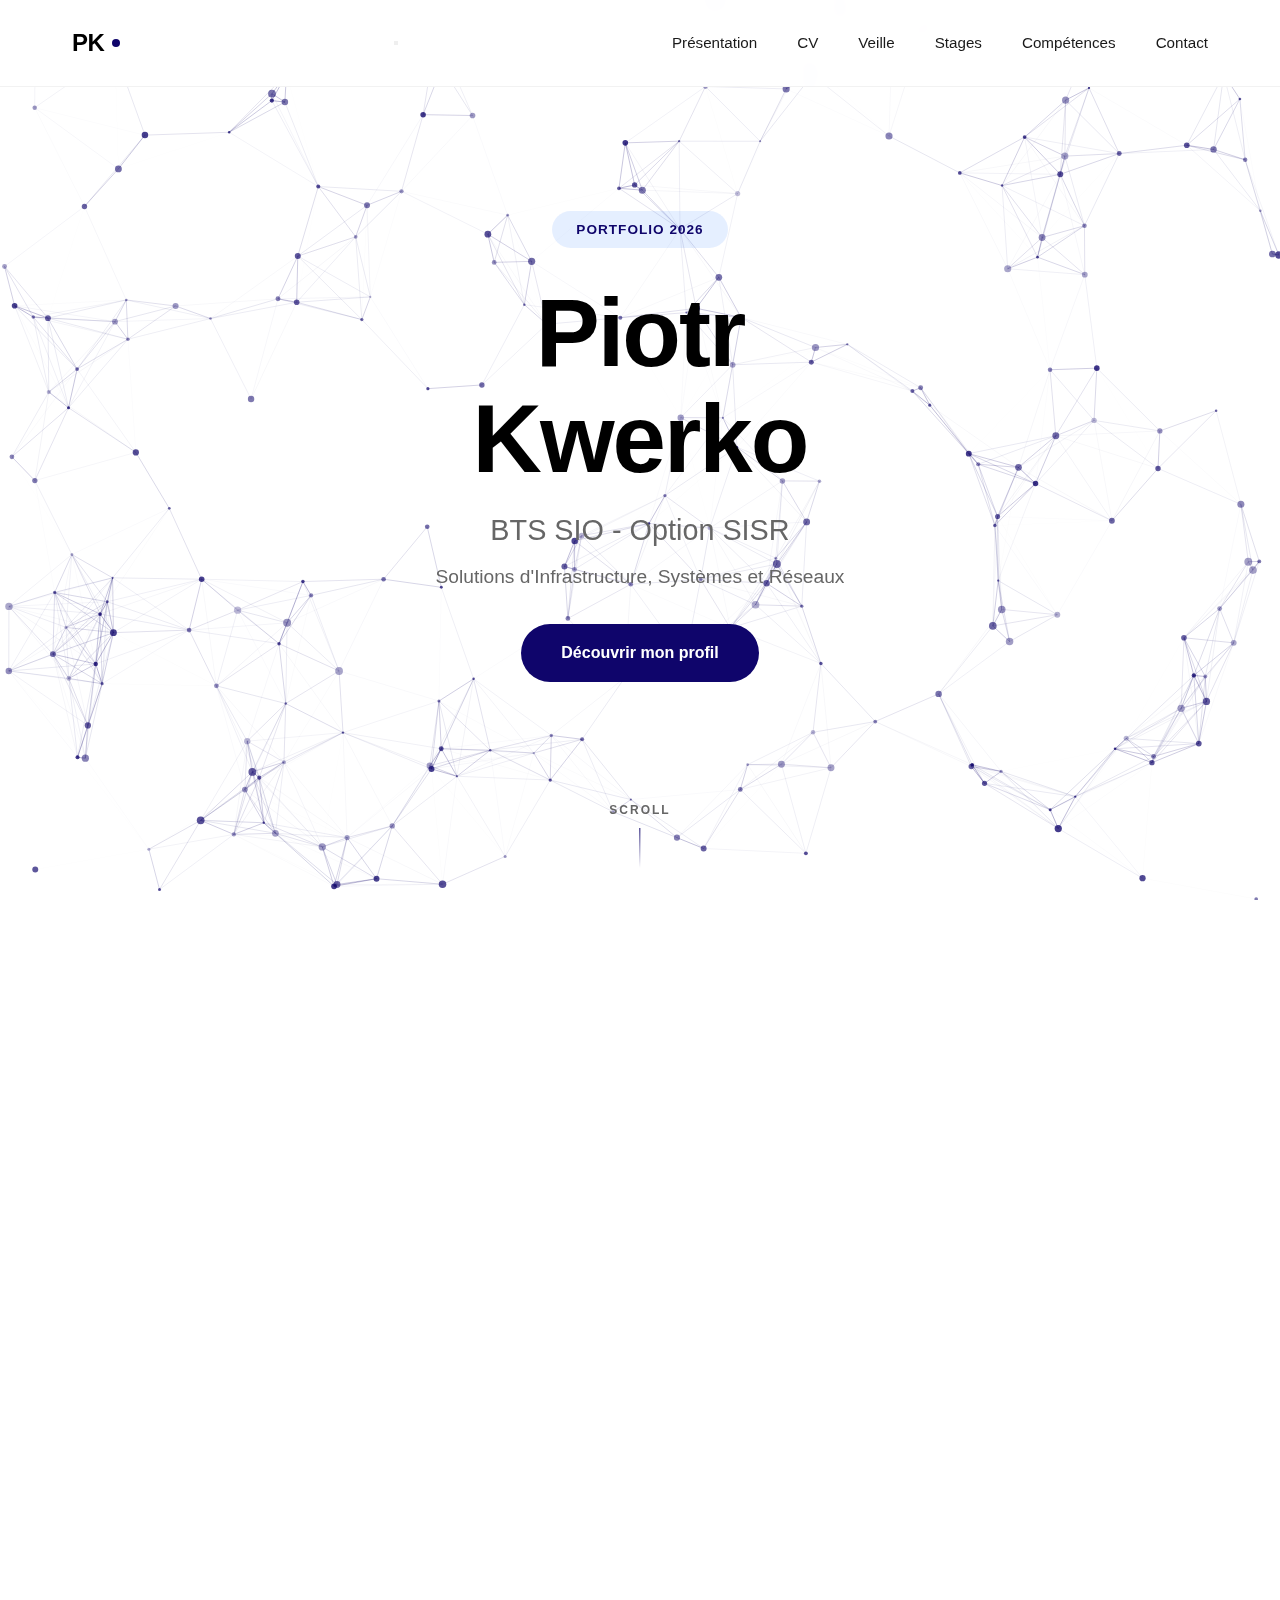
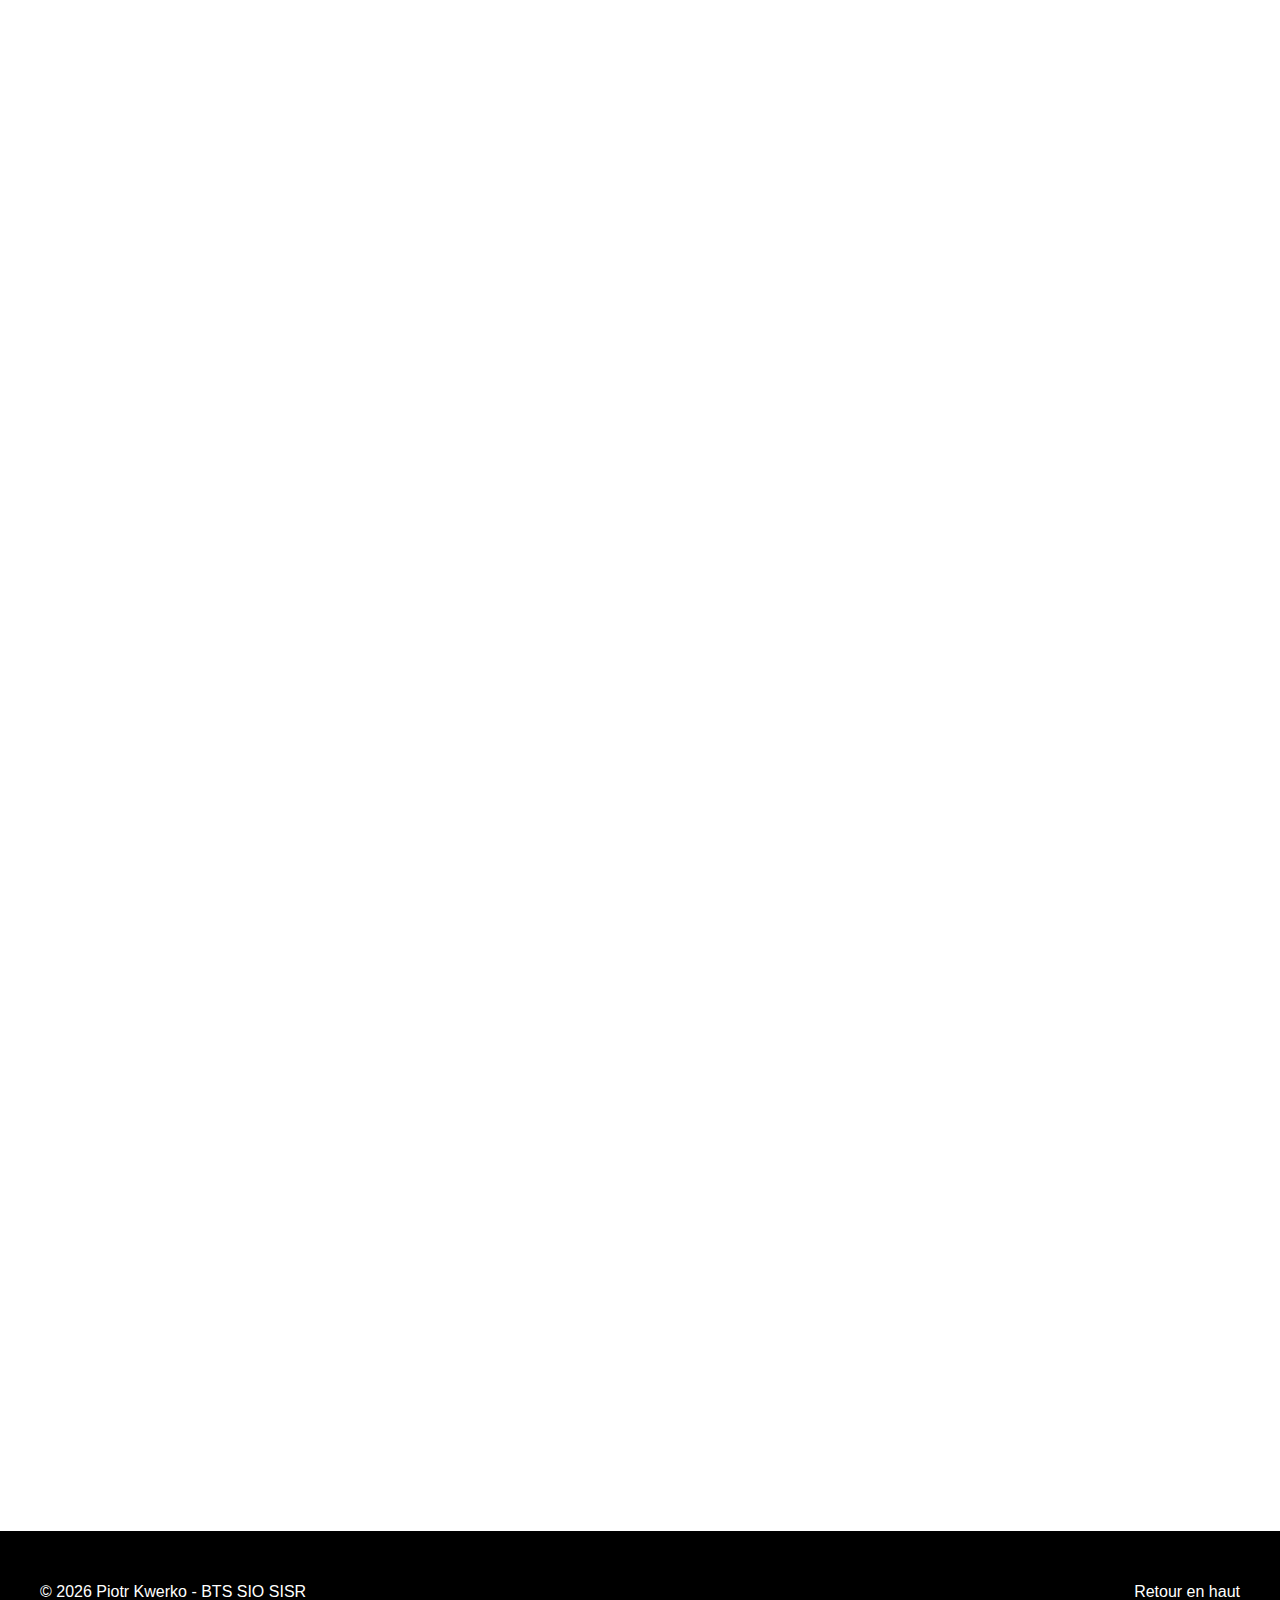
<file: index.html>
<!DOCTYPE html>
<html lang="fr">
<head>
    <meta charset="UTF-8">
    <meta name="viewport" content="width=device-width, initial-scale=1.0">
    <title>Piotr Kwerko - Portfolio BTS SIO SISR</title>
    <link rel="stylesheet" href="index.css">
    <link rel="icon" type="image/png" href="images/favicon.png">
</head>
<body>
    <canvas id="particleCanvas"></canvas>

    <nav class="navbar">
        <div class="nav-container">
            <div class="logo">
                <span class="logo-text">PK</span>
                <span class="logo-dot"></span>
            </div>
            <button class="menu-toggle" aria-label="Toggle menu">
                <span class="hamburger"></span>
                <span class="hamburger"></span>
                <span class="hamburger"></span>
            </button>
            <ul class="nav-menu">
                <li><a href="#presentation" class="nav-link">Présentation</a></li>
                <li><a href="#cv" class="nav-link">CV</a></li>
                <li><a href="#veille" class="nav-link">Veille</a></li>
                <li><a href="#stages" class="nav-link">Stages</a></li>
                <li><a href="#competences" class="nav-link">Compétences</a></li>
                <li><a href="#contact" class="nav-link">Contact</a></li>
            </ul>
        </div>
    </nav>

    <section id="hero" class="hero-section">
        <div class="hero-content">
            <div class="hero-badge">Portfolio 2026</div>
            <h1 class="hero-title">
                <span class="title-line">Piotr</span>
                <span class="title-line">Kwerko</span>
            </h1>
            <p class="hero-subtitle">BTS SIO - Option SISR</p>
            <p class="hero-description">Solutions d'Infrastructure, Systèmes et Réseaux</p>
            <div class="hero-cta">
                <a href="#presentation" class="cta-button">Découvrir mon profil</a>
            </div>
        </div>
        <div class="scroll-indicator">
            <span>Scroll</span>
            <div class="scroll-line"></div>
        </div>
    </section>

    <section id="presentation" class="section">
        <div class="container">
            <h2 class="section-title" data-text="Présentation">Présentation</h2>
            <div class="content-box">
                <div class="profile-header">
                    <div class="profile-decoration"></div>
                    <p class="intro-text">Je suis Piotr Kwerko, étudiant en BTS SIO SISR en 2ème année, passionné par l'informatique, surtout le système et le réseau. Je suis un grand passionné de sport, je pratique du tennis depuis quelques temps.</p>
                </div>
                <p>Actuellement en formation, je développe mes compétences techniques en infrastructure système et réseau, avec un intérêt particulier pour la virtualisation, la sécurité informatique et l'automatisation des tâches.</p>
            </div>
        </div>
    </section>

    <section id="cv" class="section section-alt">
        <div class="container">
            <h2 class="section-title" data-text="Curriculum Vitae">Curriculum Vitae</h2>
            <div class="content-box cv-box">
                <div class="cv-preview">
                    <div class="cv-icon">
                        <svg xmlns="http://www.w3.org/2000/svg" viewBox="0 0 24 24" fill="none" stroke="currentColor" stroke-width="2" stroke-linecap="round" stroke-linejoin="round">
                            <path d="M14 2H6a2 2 0 0 0-2 2v16a2 2 0 0 0 2 2h12a2 2 0 0 0 2-2V8z"></path>
                            <polyline points="14 2 14 8 20 8"></polyline>
                            <line x1="16" y1="13" x2="8" y2="13"></line>
                            <line x1="16" y1="17" x2="8" y2="17"></line>
                            <polyline points="10 9 9 9 8 9"></polyline>
                        </svg>
                    </div>
                    <h3>Mon CV complet</h3>
                    <p>Découvrez mon parcours, mes compétences et mes expériences professionnelles en détail.</p>
                    <div class="cv-actions">
                        <a href="images/CV Piotr KWERKO.pdf" target="_blank" class="cv-button cv-view">
                            <svg xmlns="http://www.w3.org/2000/svg" width="20" height="20" viewBox="0 0 24 24" fill="none" stroke="currentColor" stroke-width="2">
                                <path d="M1 12s4-8 11-8 11 8 11 8-4 8-11 8-11-8-11-8z"></path>
                                <circle cx="12" cy="12" r="3"></circle>
                            </svg>
                            Visualiser
                        </a>
                        <a href="images/CV Piotr KWERKO.pdf" download class="cv-button cv-download">
                            <svg xmlns="http://www.w3.org/2000/svg" width="20" height="20" viewBox="0 0 24 24" fill="none" stroke="currentColor" stroke-width="2">
                                <path d="M21 15v4a2 2 0 0 1-2 2H5a2 2 0 0 1-2-2v-4"></path>
                                <polyline points="7 10 12 15 17 10"></polyline>
                                <line x1="12" y1="15" x2="12" y2="3"></line>
                            </svg>
                            Télécharger
                        </a>
                    </div>
                </div>
            </div>
        </div>
    </section>

    <section id="veille" class="section">
        <div class="container">
            <h2 class="section-title" data-text="Veille Technologique">Veille Technologique</h2>
            <div class="content-box">
                <p>Ma veille technologique me permet de rester à jour sur les dernières tendances et innovations dans le domaine de l'infrastructure et des systèmes.</p>
                <div class="veille-grid">
                    <div class="veille-card">
                        <div class="card-icon">🔒</div>
                        <h3>Cybersécurité</h3>
                        <p>Suivi des nouvelles menaces, vulnérabilités et bonnes pratiques en matière de sécurité informatique.</p>
                        <div class="card-shine"></div>
                    </div>
                    <div class="veille-card">
                        <div class="card-icon">☁️</div>
                        <h3>Cloud Computing</h3>
                        <p>Évolution des technologies cloud, services AWS, Azure et solutions d'infrastructure moderne.</p>
                        <div class="card-shine"></div>
                    </div>
                    <div class="veille-card">
                        <div class="card-icon">⚙️</div>
                        <h3>DevOps</h3>
                        <p>Automatisation, conteneurisation (Docker, Kubernetes) et pratiques d'intégration continue.</p>
                        <div class="card-shine"></div>
                    </div>
                </div>
            </div>
        </div>
    </section>

    <section id="stages" class="section section-alt">
        <div class="container">
            <h2 class="section-title" data-text="Stages & Expériences">Stages & Expériences</h2>
            <div class="content-box">
                <div class="timeline">
                    <div class="stage-item">
                        <div class="stage-marker"></div>
                        <div class="stage-content">
                            <h3>Stage Banque Populaire Grand Ouest</h3>
                            <p class="stage-date">19 mai au 27 juin 2026</p>
                            <p>Réalisation de scripts PowerShell pour automatiser une tâche pour le métier de la banque. Amélioration des processus internes et gain de temps significatif pour les équipes.</p>
                        </div>
                    </div>
                    <div class="stage-item">
                        <div class="stage-marker"></div>
                        <div class="stage-content">
                            <h3>Stage Néosoft</h3>
                            <p class="stage-date">12 janvier au 20 février 2026</p>
                            <p>Déploiement de machines virtuelles, centralisation et gestion de services, documentation technique complète. Expérience enrichissante en environnement professionnel.</p>
                        </div>
                    </div>
                </div>
            </div>
        </div>
    </section>

    <section id="competences" class="section">
        <div class="container">
            <h2 class="section-title" data-text="Compétences">Compétences</h2>
            <div class="content-box">
                <div class="skills-grid">
                    <div class="skill-category">
                        <div class="category-header">
                            <h3>Systèmes & Réseaux</h3>
                            <div class="header-line"></div>
                        </div>
                        <ul>
                            <li>Windows Server</li>
                            <li>Linux (Debian, Ubuntu)</li>
                            <li>Configuration réseau</li>
                            <li>Active Directory</li>
                        </ul>
                    </div>
                    <div class="skill-category">
                        <div class="category-header">
                            <h3>Sécurité</h3>
                            <div class="header-line"></div>
                        </div>
                        <ul>
                            <li>Firewall</li>
                            <li>VPN</li>
                            <li>Analyse de risques</li>
                            <li>Surveillance réseau</li>
                        </ul>
                    </div>
                    <div class="skill-category">
                        <div class="category-header">
                            <h3>Outils & Technologies</h3>
                            <div class="header-line"></div>
                        </div>
                        <ul>
                            <li>Virtualisation (VMware, Hyper-V)</li>
                            <li>Scripting (PowerShell, Bash)</li>
                            <li>Docker</li>
                            <li>Git</li>
                        </ul>
                    </div>
                </div>
            </div>
        </div>
    </section>

    <section id="contact" class="section section-alt">
        <div class="container">
            <h2 class="section-title" data-text="Contact">Contact</h2>
            <div class="content-box contact-box">
                <p>N'hésitez pas à me contacter pour toute question, opportunité de stage ou projet collaboratif. Je suis toujours ouvert aux échanges professionnels !</p>
                <div class="contact-info">
                    <div class="contact-item">
                        <div class="contact-icon">📧</div>
                        <div class="contact-details">
                            <strong>Email</strong>
                            <span>kwerpiotr@gmail.com</span>
                        </div>
                    </div>
                    <div class="contact-item">
                        <div class="contact-icon">💼</div>
                        <div class="contact-details">
                            <strong>LinkedIn</strong>
                            <span>linkedin.com/in/piotr-kwerko-5071b133b/</span>
                        </div>
                    </div>
                    <div class="contact-item">
                        <div class="contact-icon">💻</div>
                        <div class="contact-details">
                            <strong>GitHub</strong>
                            <span>github.com/piotrkwr21</span>
                        </div>
                    </div>
                </div>
            </div>
        </div>
    </section>

    <footer class="footer">
        <div class="footer-content">
            <p>&copy; 2026 Piotr Kwerko - BTS SIO SISR</p>
            <div class="footer-links">
                <a href="#hero">Retour en haut</a>
            </div>
        </div>
    </footer>

    <script src="index.js"></script>
</body>
</html>
</file>
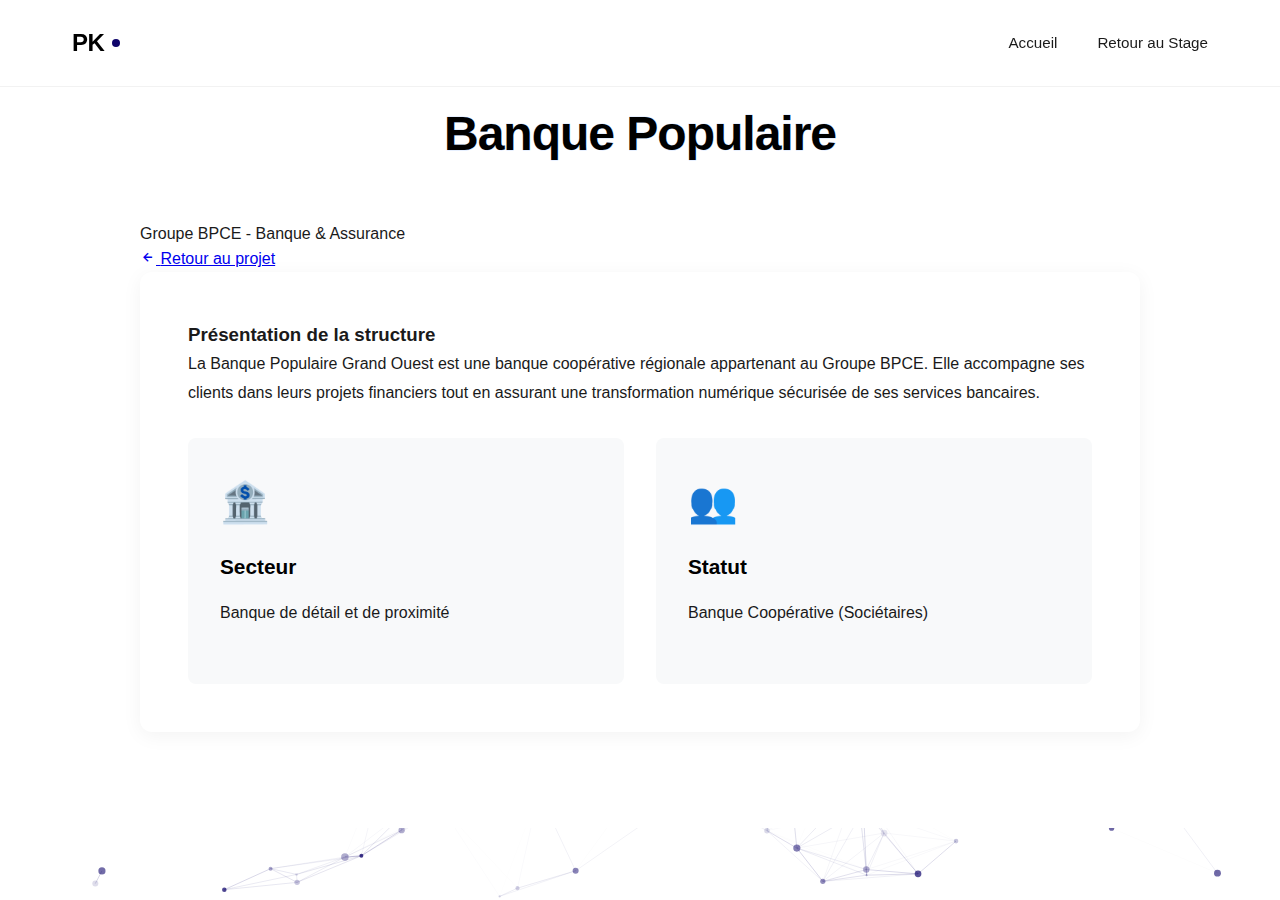
<file: entreprise_bp.html>
<!DOCTYPE html>
<html lang="fr">
<head>
    <meta charset="UTF-8">
    <meta name="viewport" content="width=device-width, initial-scale=1.0">
    <title>Banque Populaire - Présentation Entreprise</title>
    <link rel="stylesheet" href="index.css">
    <link href='https://unpkg.com/boxicons@2.1.4/css/boxicons.min.css' rel='stylesheet'>
    <link href="https://fonts.googleapis.com/css2?family=Be+Vietnam+Pro:wght@300;500;700&display=swap" rel="stylesheet">
</head>
<body>
    <canvas id="particleCanvas"></canvas>

    <nav class="navbar">
    <div class="nav-container">
        <a href="index.html" class="logo-link" style="text-decoration: none;">
            <div class="logo">
                <span class="logo-text">PK</span>
                <span class="logo-dot"></span>
            </div>
        </a>
            <ul class="nav-menu">
                <li><a href="index.html" class="nav-link">Accueil</a></li>
                <li><a href="stage1.html" class="nav-link">Retour au Stage</a></li>
            </ul>
        </div>
    </nav>

    <section class="section">
        <div class="container">
            <div class="header-stage-container">
                <div class="header-text-group">
                    <h2 class="section-title" data-text="Banque Populaire">Banque Populaire</h2>
                    <p class="date-sub">Groupe BPCE - Banque & Assurance</p>
                </div>
                <a href="stage1.html" class="btn-entreprise">
                    <i class='bx bx-left-arrow-alt'></i>
                    <span>Retour au projet</span>
                </a>
            </div>

            <div class="content-box">
                <h3>Présentation de la structure</h3>
                <p>La Banque Populaire Grand Ouest est une banque coopérative régionale appartenant au Groupe BPCE. Elle accompagne ses clients dans leurs projets financiers tout en assurant une transformation numérique sécurisée de ses services bancaires.</p>
                
                <div class="veille-grid" style="margin-top: 30px;">
                    <div class="veille-card">
                        <div class="card-icon">🏦</div>
                        <h3>Secteur</h3>
                        <p>Banque de détail et de proximité</p>
                    </div>
                    <div class="veille-card">
                        <div class="card-icon">👥</div>
                        <h3>Statut</h3>
                        <p>Banque Coopérative (Sociétaires)</p>
                    </div>
                </div>
            </div>
        </div>
    </section>

    <script src="index.js"></script>
</body>
</html>
</file>
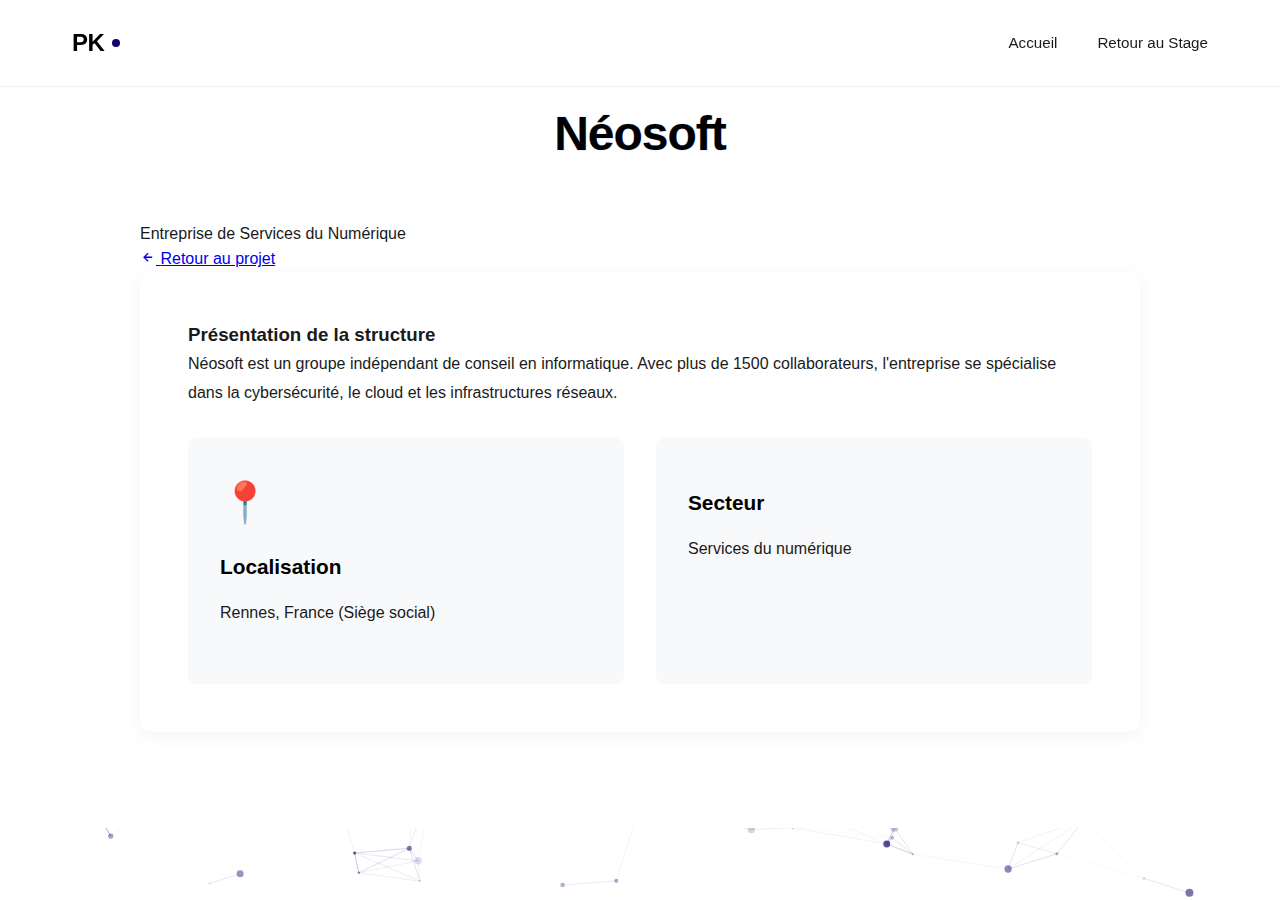
<file: entreprise_neo.html>
<!DOCTYPE html>
<html lang="fr">
<head>
    <meta charset="UTF-8">
    <meta name="viewport" content="width=device-width, initial-scale=1.0">
    <title>Néosoft - Présentation Entreprise</title>
    <link rel="stylesheet" href="index.css">
    <link href='https://unpkg.com/boxicons@2.1.4/css/boxicons.min.css' rel='stylesheet'>
</head>
<body>
    <canvas id="particleCanvas"></canvas>

    <nav class="navbar">
        <div class="nav-container">
            <div class="logo">
                <span class="logo-text">PK</span>
                <span class="logo-dot"></span>
            </div>
            <ul class="nav-menu">
                <li><a href="index.html" class="nav-link">Accueil</a></li>
                <li><a href="stage2.html" class="nav-link">Retour au Stage</a></li>
            </ul>
        </div>
    </nav>

    <section class="section">
        <div class="container">
            <div class="header-stage-container">
                <div class="header-text-group">
                    <h2 class="section-title" data-text="Néosoft">Néosoft</h2>
                    <p class="date-sub">Entreprise de Services du Numérique</p>
                </div>
                <a href="stage2.html" class="btn-entreprise">
                    <i class='bx bx-left-arrow-alt'></i>
                    <span>Retour au projet</span>
                </a>
            </div>

            <div class="content-box">
                <h3>Présentation de la structure</h3>
                <p>Néosoft est un groupe indépendant de conseil en informatique. Avec plus de 1500 collaborateurs, l'entreprise se spécialise dans la cybersécurité, le cloud et les infrastructures réseaux.</p>
                
                <div class="veille-grid" style="margin-top: 30px;">
                    <div class="veille-card">
                        <div class="card-icon">📍</div>
                        <h3>Localisation</h3>
                        <p>Rennes, France (Siège social)</p>
                    </div>
                    <div class="veille-card">
                        <div class="card-icon"></div>
                        <h3>Secteur</h3>
                        <p>Services du numérique</p>
                    </div>
                </div>
            </div>
        </div>
    </section>

    <script src="index.js"></script>
</body>
</html>
</file>
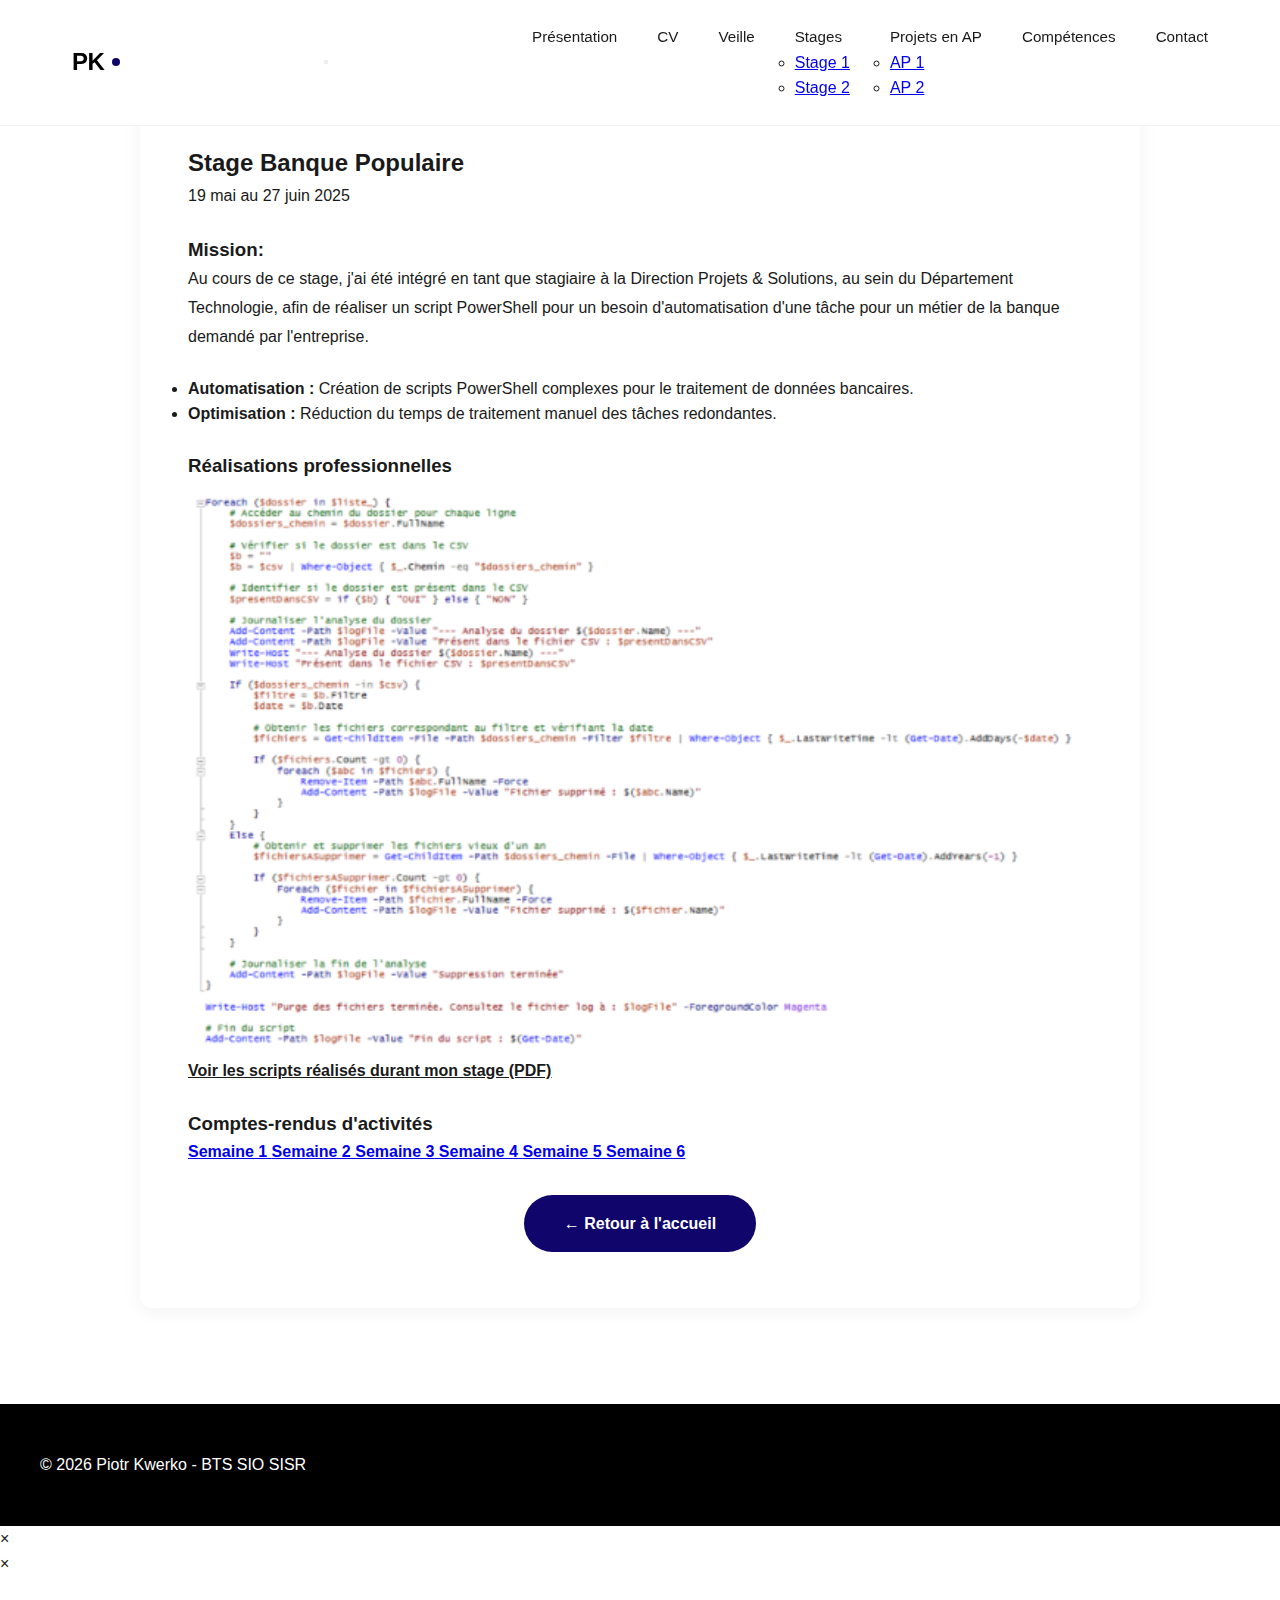
<file: stage1.html>
<!DOCTYPE html>
<html lang="fr">
<head>
    <meta charset="UTF-8">
    <meta name="viewport" content="width=device-width, initial-scale=1.0">
    <title>Stage Banque Populaire - Piotr Kwerko</title>
    <link rel="stylesheet" href="index.css">
    <link rel="icon" type="image/png" href="images/logo1_pk.png">
    <link href="https://fonts.googleapis.com/css2?family=Quantico:ital,wght@0,400;0,700;1,400;1,700&family=Tektur:wght@400..900&display=swap" rel="stylesheet">
</head>
<body class="stage-details-page">
    <canvas id="particleCanvas"></canvas>

    <nav class="navbar">
    <div class="nav-container">
        <a href="index.html" class="logo-link" style="text-decoration: none;">
            <div class="logo">
                <span class="logo-text">PK</span>
                <span class="logo-dot"></span>
            </div>
        </a>
            <button class="menu-toggle" aria-label="Toggle menu">
                <span class="hamburger"></span>
                <span class="hamburger"></span>
                <span class="hamburger"></span>
            </button>
            <ul class="nav-menu">
                <li><a href="index.html#presentation" class="nav-link">Présentation</a></li>
                <li><a href="index.html#cv" class="nav-link">CV</a></li>
                <li><a href="index.html#veille" class="nav-link">Veille</a></li>
                <li class="dropdown">
                    <a href="index.html#stages" class="nav-link dropbtn active">Stages</a>
                    <ul class="dropdown-content">
                        <li><a href="stage1.html">Stage 1</a></li>
                        <li><a href="stage2.html">Stage 2</a></li>
                    </ul>
                </li>
                         <li class="dropdown">
    <a href="#ap" class="nav-link dropbtn">Projets en AP</a>
    <ul class="dropdown-content">
        <li><a href="ap1.html">AP 1</a></li>
        <li><a href="ap2.html">AP 2</a></li>
    </ul>
</li>
                <li><a href="index.html#competences" class="nav-link">Compétences</a></li>
                <li><a href="index.html#contact" class="nav-link">Contact</a></li>
            </ul>
        </div>
    </nav>

    <section class="section stage-detail-container">
        <div class="container">
            <div class="content-box stage-card-highlight">
               <div class="header-stage-container">
    <div class="header-text-group">
        <h2 class="title-main">Stage Banque Populaire</h2>
        <p class="date-sub">19 mai au 27 juin 2025</p>
    </div>

                <div class="stage-full-description">
                    <h3>Mission:</h3>
                    <p>Au cours de ce stage, j'ai été intégré en tant que stagiaire à la Direction Projets & Solutions, au sein du Département Technologie, afin de réaliser un script PowerShell pour un besoin d'automatisation d'une tâche pour un métier de la banque demandé par l'entreprise.</p>
                    
                    <ul class="skills-list-detail">
                        <li><strong>Automatisation :</strong> Création de scripts PowerShell complexes pour le traitement de données bancaires.</li>
                        <li><strong>Optimisation :</strong> Réduction du temps de traitement manuel des tâches redondantes.</li>
                    </ul>
    <p></p>
                    <div class="stage-gallery">
    <h3>Réalisations professionnelles</h3>
    <div class="gallery-grid">
        <div class="gallery-item">
    <a href="images/scripts-realises.pdf" class="doc-card">
        <img src="images/apercu-script.png" alt="Code PowerShell" style="width: 100%; height: auto; border-radius: 5px;">
        <p><strong><u>Voir les scripts réalisés durant mon stage (PDF)</u></strong></p>
    </a>
</div>
    </div>
</div>

<div class="stage-docs-section">
    <h3>Comptes-rendus d'activités</h3>
    <div class="docs-grid">
        <a href="images/cra1_1.pdf" class="doc-card">
        <i class='bx bxs-file-pdf'></i>
        <span style="font-weight: bold; text-decoration: underline;">Semaine 1</span>
    </a>
        <a href="images/cra2_1.pdf" class="doc-card">
        <i class='bx bxs-file-pdf'></i>
        <span style="font-weight: bold; text-decoration: underline;">Semaine 2</span>
    </a>
        <a href="images/cra3_1.pdf" class="doc-card">
        <i class='bx bxs-file-pdf'></i>
        <span style="font-weight: bold; text-decoration: underline;">Semaine 3</span>
    </a>
        <a href="images/cra4_1.pdf" class="doc-card">
        <i class='bx bxs-file-pdf'></i>
        <span style="font-weight: bold; text-decoration: underline;">Semaine 4</span>
    </a>
        <a href="images/cra5_1.pdf" class="doc-card">
        <i class='bx bxs-file-pdf'></i>
        <span style="font-weight: bold; text-decoration: underline;">Semaine 5</span>
    </a>
        <a href="images/cra6_1.pdf" class="doc-card">
        <i class='bx bxs-file-pdf'></i>
        <span style="font-weight: bold; text-decoration: underline;">Semaine 6</span>
    </a>
    </div>
</div>

                    <div class="hero-cta" style="margin-top: 30px; text-align: center;">
                        <a href="index.html" class="cta-button">← Retour à l'accueil</a>
                    </div>
                </div>
            </div>
        </div>
    </section>

    <footer class="footer">
        <div class="footer-content">
            <p>&copy; 2026 Piotr Kwerko - BTS SIO SISR</p>
        </div>
    </footer>

    <div id="imageModal" class="modal">
    <span class="close-modal">&times;</span>
    <img class="modal-content" id="imgFull">
    <div id="caption"></div>
</div>

    <div id="pdfModal" class="modal">
    <span class="close-pdf">&times;</span>
    <div class="modal-content-pdf">
        <iframe id="pdfFrame" src="" frameborder="0"></iframe>
    </div>
</div>

    <script src="index.js"></script>
</body>
</html>
</file>
<file: index.css>
* {
    margin: 0;
    padding: 0;
    box-sizing: border-box;
}

:root {
    --primary-color: #000;
    --secondary-color: #666;
    --accent-color: #0f056b;
    --accent-light: #4d94ff;
    --bg-white: #ffffff;
    --bg-light: #f8f9fa;
    --text-dark: #1a1a1a;
    --text-light: #666;
    --transition: all 0.3s cubic-bezier(0.4, 0, 0.2, 1);
}

html {
    scroll-behavior: smooth;
}

body {
    font-family: -apple-system, BlinkMacSystemFont, 'Segoe UI', Roboto, 'Helvetica Neue', Arial, sans-serif;
    line-height: 1.6;
    color: var(--text-dark);
    overflow-x: hidden;
}

#particleCanvas {
    position: fixed;
    top: 0;
    left: 0;
    width: 100%;
    height: 100%;
    z-index: 1;
    pointer-events: none;
    background: var(--bg-white);
}

.navbar {
    position: fixed;
    top: 0;
    left: 0;
    right: 0;
    background: rgba(255, 255, 255, 0.95);
    backdrop-filter: blur(10px);
    z-index: 1000;
    padding: 1.5rem 0;
    border-bottom: 1px solid rgba(0, 0, 0, 0.05);
    transition: var(--transition);
}

.nav-container {
    max-width: 1200px;
    margin: 0 auto;
    padding: 0 2rem;
    display: flex;
    justify-content: space-between;
    align-items: center;
}

.logo {
    font-size: 1.5rem;
    font-weight: 700;
    color: var(--primary-color);
    letter-spacing: -0.5px;
    display: flex;
    align-items: center;
    gap: 0.5rem;
}

.logo-text {
    position: relative;
    display: inline-block;
}

.logo-dot {
    width: 8px;
    height: 8px;
    background: var(--accent-color);
    border-radius: 50%;
    display: inline-block;
    animation: pulse 2s ease-in-out infinite;
}

@keyframes pulse {
    0%, 100% { transform: scale(1); opacity: 1; }
    50% { transform: scale(1.3); opacity: 0.7; }
}

.nav-menu {
    display: flex;
    list-style: none;
    gap: 2.5rem;
}

.nav-link {
    text-decoration: none;
    color: var(--text-dark);
    font-weight: 500;
    font-size: 0.95rem;
    position: relative;
    transition: var(--transition);
}

.nav-link::after {
    content: '';
    position: absolute;
    bottom: -5px;
    left: 0;
    width: 0;
    height: 2px;
    background: var(--accent-color);
    transition: width 0.3s ease;
}

.nav-link:hover {
    color: var(--accent-color);
}

.nav-link:hover::after {
    width: 100%;
}

.hero-section {
    position: relative;
    height: 100vh;
    display: flex;
    align-items: center;
    justify-content: center;
    z-index: 10;
    overflow: hidden;
}

.hero-content {
    text-align: center;
    padding: 2rem;
    position: relative;
    z-index: 10;
}

.hero-badge {
    display: inline-block;
    padding: 0.5rem 1.5rem;
    background: rgba(0, 102, 255, 0.1);
    color: var(--accent-color);
    border-radius: 50px;
    font-size: 0.85rem;
    font-weight: 600;
    letter-spacing: 1px;
    text-transform: uppercase;
    margin-bottom: 2rem;
    animation: fadeInDown 0.8s ease-out;
}

.hero-title {
    font-size: clamp(3rem, 8vw, 6rem);
    font-weight: 700;
    color: var(--primary-color);
    margin-bottom: 1rem;
    letter-spacing: -2px;
    line-height: 1.1;
}

.title-line {
    display: block;
    overflow: hidden;
}

.title-line:nth-child(1) {
    animation: slideInLeft 0.8s ease-out;
}

.title-line:nth-child(2) {
    animation: slideInRight 0.8s ease-out 0.2s backwards;
}

@keyframes slideInLeft {
    from {
        opacity: 0;
        transform: translateX(-100px);
    }
    to {
        opacity: 1;
        transform: translateX(0);
    }
}

@keyframes slideInRight {
    from {
        opacity: 0;
        transform: translateX(100px);
    }
    to {
        opacity: 1;
        transform: translateX(0);
    }
}

@keyframes fadeInDown {
    from {
        opacity: 0;
        transform: translateY(-30px);
    }
    to {
        opacity: 1;
        transform: translateY(0);
    }
}

.hero-subtitle {
    font-size: clamp(1.2rem, 3vw, 1.8rem);
    color: var(--secondary-color);
    margin-bottom: 0.5rem;
    font-weight: 400;
    animation: fadeInUp 0.8s ease-out 0.4s backwards;
}

.hero-description {
    font-size: clamp(1rem, 2vw, 1.2rem);
    color: var(--text-light);
    font-weight: 300;
    animation: fadeInUp 0.8s ease-out 0.6s backwards;
    margin-bottom: 2rem;
}

@keyframes fadeInUp {
    from {
        opacity: 0;
        transform: translateY(30px);
    }
    to {
        opacity: 1;
        transform: translateY(0);
    }
}

.hero-cta {
    animation: fadeInUp 0.8s ease-out 0.8s backwards;
}

.cta-button {
    display: inline-block;
    padding: 1rem 2.5rem;
    background: var(--accent-color);
    color: white;
    text-decoration: none;
    border-radius: 50px;
    font-weight: 600;
    transition: all 0.3s ease;
    position: relative;
    overflow: hidden;
}

.cta-button::before {
    content: '';
    position: absolute;
    top: 50%;
    left: 50%;
    width: 0;
    height: 0;
    border-radius: 50%;
    background: rgba(255, 255, 255, 0.2);
    transform: translate(-50%, -50%);
    transition: width 0.6s, height 0.6s;
}

.cta-button:hover::before {
    width: 300px;
    height: 300px;
}

.cta-button:hover {
    transform: translateY(-3px);
    box-shadow: 0 10px 30px rgba(0, 102, 255, 0.3);
}

.scroll-indicator {
    position: absolute;
    bottom: 2rem;
    left: 50%;
    transform: translateX(-50%);
    display: flex;
    flex-direction: column;
    align-items: center;
    gap: 0.5rem;
    animation: fadeIn 1s ease-out 1s backwards;
}

.scroll-indicator span {
    font-size: 0.75rem;
    font-weight: 600;
    letter-spacing: 2px;
    text-transform: uppercase;
    color: var(--text-light);
}

.scroll-line {
    width: 1px;
    height: 40px;
    background: linear-gradient(to bottom, var(--accent-color), transparent);
    animation: scrollAnimation 2s ease-in-out infinite;
}

@keyframes scrollAnimation {
    0%, 100% { transform: translateY(0); opacity: 0; }
    50% { opacity: 1; }
}

@keyframes fadeIn {
    from { opacity: 0; }
    to { opacity: 1; }
}

.section {
    position: relative;
    padding: 6rem 2rem;
    z-index: 10;
    background: var(--bg-white);
}

.section-alt {
    background: var(--bg-light);
}

.container {
    max-width: 1000px;
    margin: 0 auto;
}

.section-title {
    font-size: clamp(2rem, 5vw, 3rem);
    font-weight: 700;
    color: var(--primary-color);
    margin-bottom: 3rem;
    text-align: center;
    letter-spacing: -1px;
    position: relative;
    display: inline-block;
    left: 50%;
    transform: translateX(-50%);
}

.section-title::before {
    content: attr(data-text);
    position: absolute;
    top: 0;
    left: 0;
    width: 100%;
    height: 100%;
    color: transparent;
    -webkit-text-stroke: 1px rgba(0, 102, 255, 0.2);
    z-index: -1;
    animation: glitch 3s infinite;
}

@keyframes glitch {
    0%, 100% { transform: translate(0); }
    33% { transform: translate(-2px, 2px); }
    66% { transform: translate(2px, -2px); }
}

.content-box {
    background: white;
    padding: 3rem;
    border-radius: 12px;
    box-shadow: 0 4px 20px rgba(0, 0, 0, 0.05);
    transition: all 0.3s ease;
}

.content-box:hover {
    box-shadow: 0 8px 30px rgba(0, 0, 0, 0.1);
    transform: translateY(-5px);
}

.section-alt .content-box {
    background: var(--bg-white);
}

.content-box p {
    margin-bottom: 1.5rem;
    color: var(--text-dark);
    line-height: 1.8;
}

.profile-header {
    position: relative;
    margin-bottom: 2rem;
}

.profile-decoration {
    width: 60px;
    height: 4px;
    background: linear-gradient(90deg, var(--accent-color), transparent);
    margin-bottom: 1.5rem;
    border-radius: 2px;
}

.intro-text {
    font-size: 1.1rem;
    font-weight: 500;
    color: var(--text-dark);
}

.veille-grid {
    display: grid;
    grid-template-columns: repeat(auto-fit, minmax(250px, 1fr));
    gap: 2rem;
    margin-top: 2rem;
}

.veille-card {
    padding: 2rem;
    background: var(--bg-light);
    border-radius: 8px;
    transition: all 0.3s ease;
    position: relative;
    overflow: hidden;
    cursor: pointer;
}

.veille-card::before {
    content: '';
    position: absolute;
    top: 0;
    left: -100%;
    width: 100%;
    height: 100%;
    background: linear-gradient(90deg, transparent, rgba(255, 255, 255, 0.3), transparent);
    transition: left 0.5s;
}

.veille-card:hover::before {
    left: 100%;
}

.veille-card:hover {
    transform: translateY(-10px) scale(1.02);
    box-shadow: 0 15px 40px rgba(0, 102, 255, 0.15);
}

.card-icon {
    font-size: 2.5rem;
    margin-bottom: 1rem;
    display: block;
    animation: float 3s ease-in-out infinite;
}

@keyframes float {
    0%, 100% { transform: translateY(0); }
    50% { transform: translateY(-10px); }
}

.veille-card h3 {
    font-size: 1.3rem;
    margin-bottom: 1rem;
    color: var(--primary-color);
}

.card-shine {
    position: absolute;
    top: 0;
    left: 0;
    width: 100%;
    height: 100%;
    background: linear-gradient(45deg, transparent, rgba(255, 255, 255, 0.1), transparent);
    transform: translateX(-100%);
}

.veille-card:hover .card-shine {
    animation: shine 0.8s;
}

@keyframes shine {
    to { transform: translateX(100%); }
}

.timeline {
    position: relative;
}

.timeline::before {
    content: '';
    position: absolute;
    left: 0;
    top: 0;
    bottom: 0;
    width: 2px;
    background: linear-gradient(to bottom, var(--accent-color), transparent);
}

.stage-item {
    padding: 2rem 0 2rem 3rem;
    position: relative;
}

.stage-marker {
    position: absolute;
    left: -6px;
    top: 2.5rem;
    width: 14px;
    height: 14px;
    background: var(--accent-color);
    border-radius: 50%;
    box-shadow: 0 0 0 4px rgba(0, 102, 255, 0.2);
    animation: ping 2s ease-in-out infinite;
}

@keyframes ping {
    0%, 100% { box-shadow: 0 0 0 4px rgba(0, 102, 255, 0.2); }
    50% { box-shadow: 0 0 0 8px rgba(0, 102, 255, 0); }
}

.stage-content h3 {
    font-size: 1.5rem;
    margin-bottom: 0.5rem;
    color: var(--primary-color);
}

.stage-date {
    color: var(--accent-color);
    font-weight: 600;
    margin-bottom: 1rem;
}

.skills-grid {
    display: grid;
    grid-template-columns: repeat(auto-fit, minmax(280px, 1fr));
    gap: 2.5rem;
}

.skill-category {
    transition: transform 0.3s ease;
}

.skill-category:hover {
    transform: scale(1.05);
}

.category-header {
    margin-bottom: 1.5rem;
}

.category-header h3 {
    font-size: 1.3rem;
    color: var(--primary-color);
    margin-bottom: 0.8rem;
}

.header-line {
    width: 50px;
    height: 3px;
    background: var(--accent-color);
    border-radius: 2px;
    transition: width 0.3s ease;
}

.skill-category:hover .header-line {
    width: 100%;
}

.skill-category ul {
    list-style: none;
}

.skill-category li {
    padding: 0.7rem 0;
    padding-left: 1.5rem;
    position: relative;
    color: var(--text-dark);
    transition: all 0.2s ease;
}

.skill-category li::before {
    content: '▹';
    position: absolute;
    left: 0;
    color: var(--accent-color);
    font-size: 1.2rem;
    transition: transform 0.2s ease;
}

.skill-category li:hover {
    padding-left: 2rem;
    color: var(--accent-color);
}

.skill-category li:hover::before {
    transform: translateX(5px);
}

.contact-box {
    text-align: center;
}

.contact-info {
    display: grid;
    grid-template-columns: repeat(auto-fit, minmax(250px, 1fr));
    gap: 1.5rem;
    margin-top: 3rem;
}

.contact-item {
    padding: 2rem;
    background: var(--bg-light);
    border-radius: 12px;
    transition: all 0.3s ease;
    display: flex;
    align-items: center;
    gap: 1.5rem;
    text-align: left;
}

.contact-item:hover {
    background: white;
    box-shadow: 0 10px 30px rgba(0, 102, 255, 0.15);
    transform: translateY(-5px);
}

.contact-icon {
    font-size: 2rem;
    flex-shrink: 0;
}

.contact-details {
    display: flex;
    flex-direction: column;
    gap: 0.3rem;
}

.contact-details strong {
    color: var(--accent-color);
    font-weight: 600;
    font-size: 0.9rem;
    text-transform: uppercase;
    letter-spacing: 1px;
}

.contact-details span {
    color: var(--text-dark);
    font-size: 0.95rem;
}

.footer {
    background: var(--primary-color);
    color: white;
    text-align: center;
    padding: 3rem 2rem;
    position: relative;
    z-index: 10;
}

.footer-content {
    max-width: 1200px;
    margin: 0 auto;
    display: flex;
    justify-content: space-between;
    align-items: center;
    flex-wrap: wrap;
    gap: 1rem;
}

.footer-links a {
    color: white;
    text-decoration: none;
    transition: var(--transition);
}

.footer-links a:hover {
    color: var(--accent-light);
}

@media (max-width: 768px) {
    .nav-menu {
        gap: 1.5rem;
        font-size: 0.9rem;
    }
    
    .content-box {
        padding: 2rem;
    }
    
    .skills-grid,
    .veille-grid {
        grid-template-columns: 1fr;
    }
    
    .contact-info {
        grid-template-columns: 1fr;
    }
    
    .footer-content {
        flex-direction: column;
        text-align: center;
    }
    
    .timeline::before {
        left: 0;
    }
    
    .stage-item {
        padding-left: 2rem;
    }
}

@media (max-width: 480px) {
    .navbar {
        padding: 1rem 0;
    }
    
    .nav-container {
        padding: 0 1rem;
    }
    
    .nav-menu {
        gap: 1rem;
    }
    
    .section {
        padding: 4rem 1rem;
    }
}
</file>
